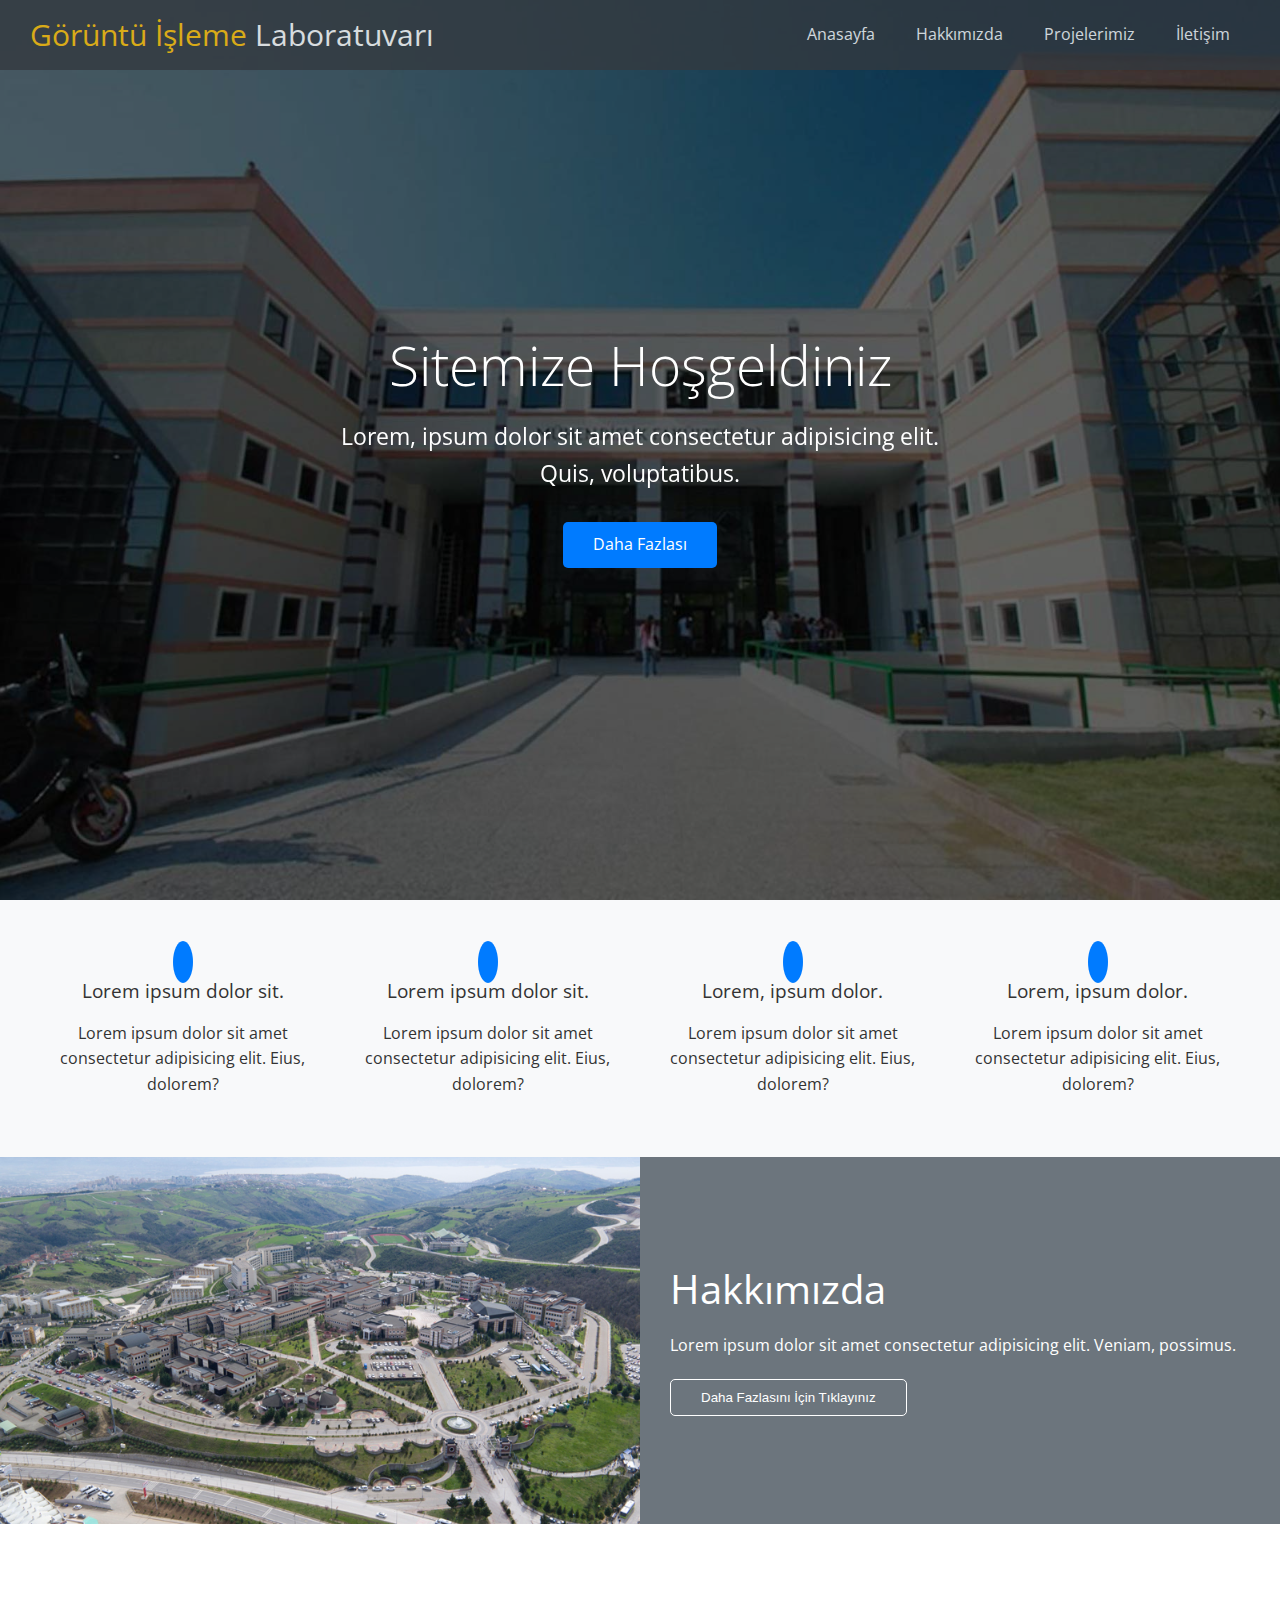
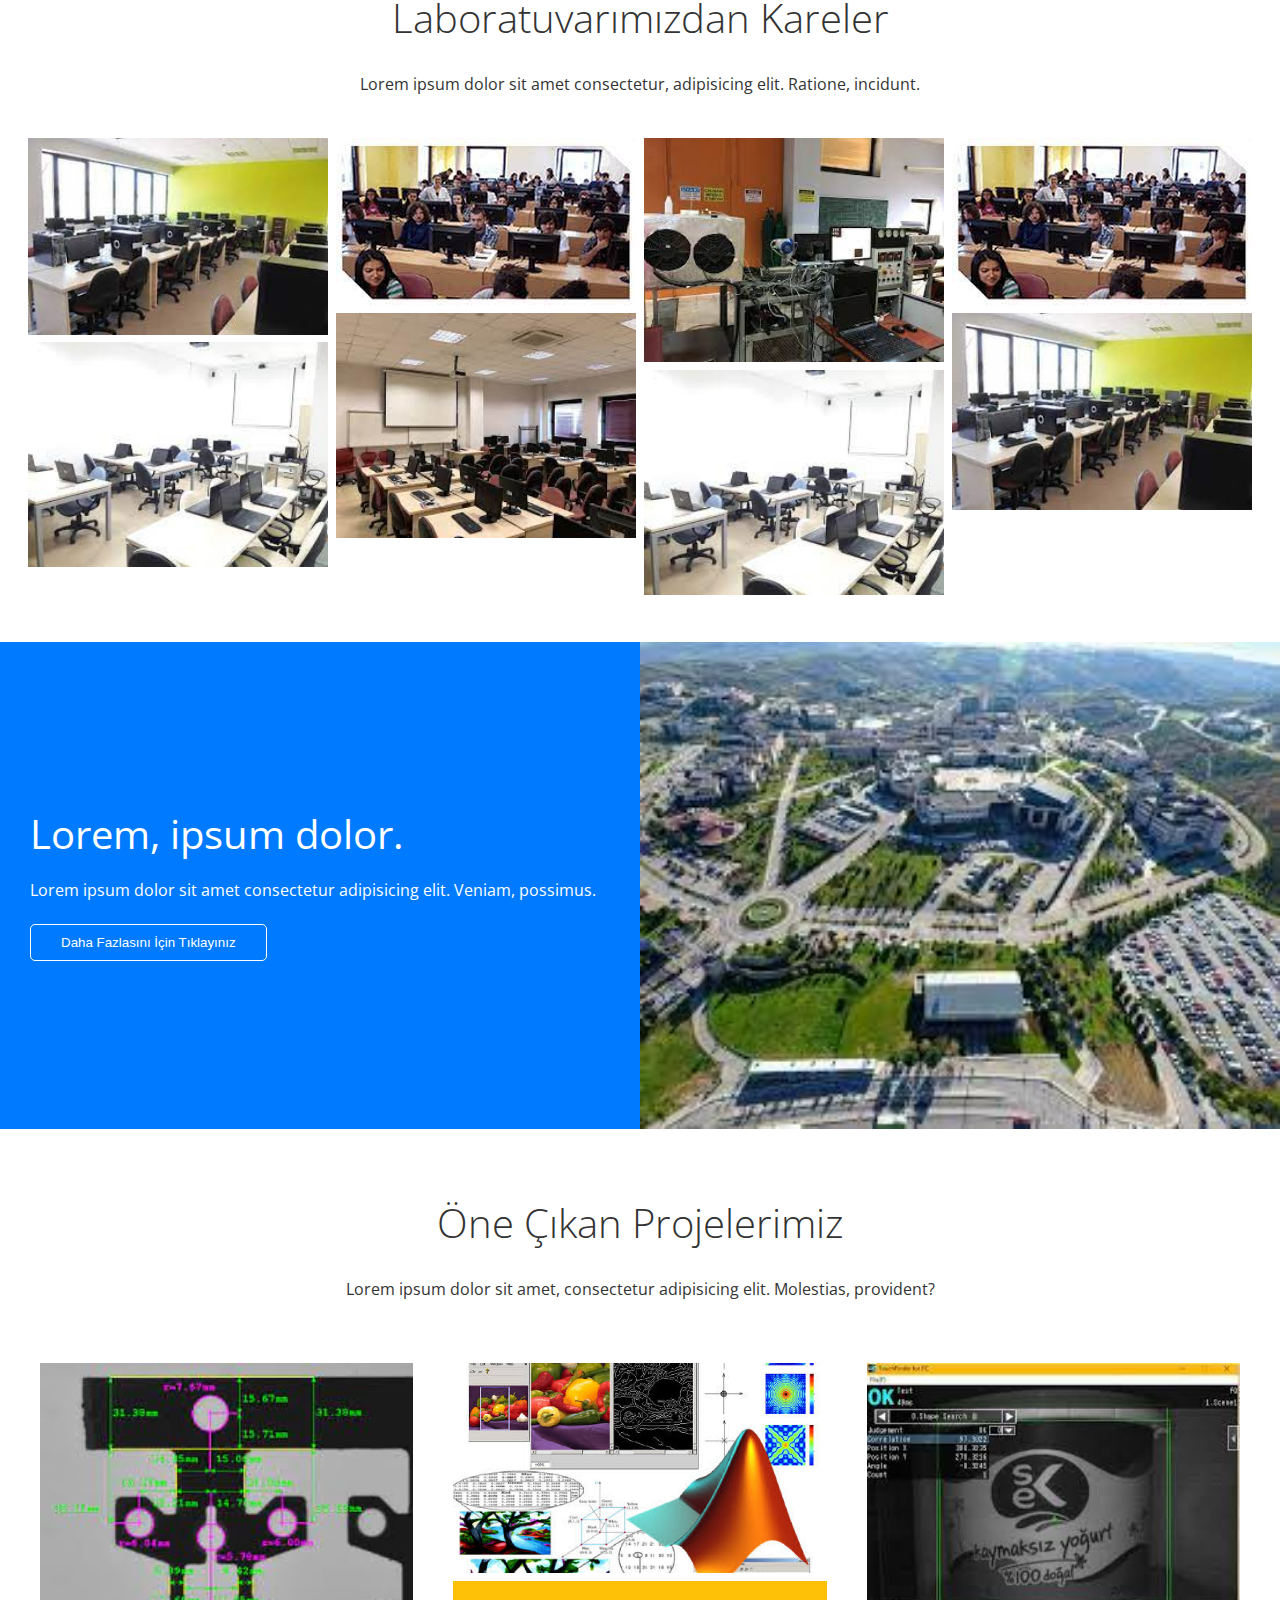
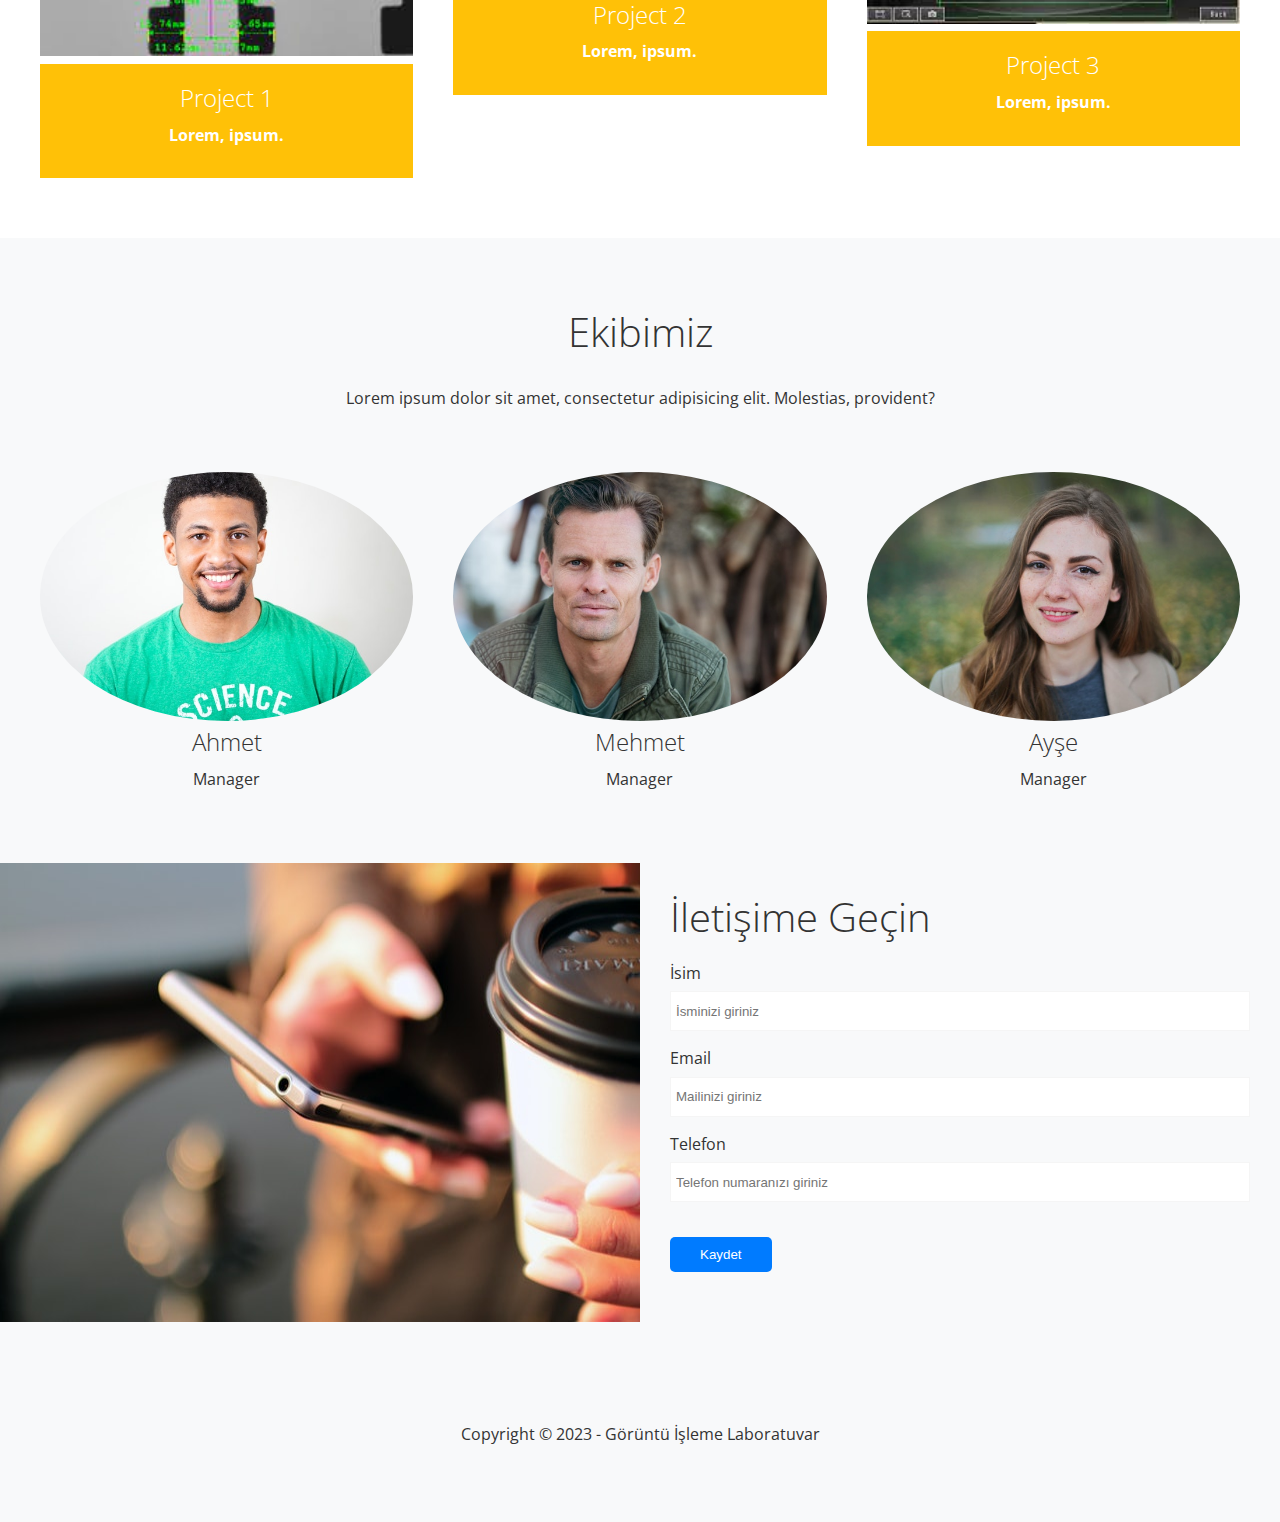
<file: 01-Lab-Site/index.html>
<!DOCTYPE html>
<html lang="tr">
<head>
    <meta charset="UTF-8">
    <meta http-equiv="X-UA-Compatible" content="IE=edge">
    <meta name="viewport" content="width=device-width, initial-scale=1.0">
    <link rel="stylesheet" href="https://cdnjs.cloudflare.com/ajax/libs/font-awesome/5.13.0/css/all.min.css" integrity="sha512-L7MWcK7FNPcwNqnLdZq86lTHYLdQqZaz5YcAgE+5cnGmlw8JT03QB2+oxL100UeB6RlzZLUxCGSS4/++mNZdxw==" crossorigin="anonymous" referrerpolicy="no-referrer" />
    <link rel="stylesheet" href="css/utils.css">
    <link rel="stylesheet" href="css/style.css">
    <title>Lab Sitesi</title>
</head>
<body>
    <header id="home" class="main-header">
        <div class="navbar">
            <h1 class="brand">
                <span>Görüntü İşleme</span>  Laboratuvarı
            </h1>
            <nav>
                <ul>
                    <li><a href="#home">Anasayfa</a></li>
                    <li><a href="#about">Hakkımızda</a></li>
                    <li><a href="project.html">Projelerimiz</a></li>
                    <li><a href="#contact">İletişim</a></li>
                </ul>
            </nav>
        </div>

        <div class="content">
            <h1>Sitemize Hoşgeldiniz</h1>
            <p>Lorem, ipsum dolor sit amet consectetur adipisicing elit. Quis, voluptatibus.</p>
            <a href="" class="btn btn-primary">
                <i class="fas fa-chevron-right"></i>
                Daha Fazlası</a>
        </div>
    </header>

    <main>

        <section id="services" class="icons bg-light">
            <div class="flex-items">
                <div>
                    <i class="fas fa-concierge-bell fa-3x"></i>
                    <div>
                        <h3>Lorem ipsum dolor sit.</h3>
                        <p>
                            Lorem ipsum dolor sit amet consectetur adipisicing elit. Eius, dolorem?
                        </p>
                    </div>
                </div>
                <div>
                    <i class="fas fa-utensils fa-3x"></i>
                    <div>
                        <h3>Lorem ipsum dolor sit.</h3>
                        <p>
                            Lorem ipsum dolor sit amet consectetur adipisicing elit. Eius, dolorem?
                        </p>
                    </div>
                </div>
                <div>
                    <i class="fas fa-bus fa-3x"></i>
                    <div>
                        <h3>Lorem, ipsum dolor.</h3>
                        <p>
                            Lorem ipsum dolor sit amet consectetur adipisicing elit. Eius, dolorem?
                        </p>
                    </div>
                </div>
                <div>
                    <i class="fas fa-spa fa-3x"></i>
                    <div>
                        <h3>Lorem, ipsum dolor.</h3>
                        <p>
                            Lorem ipsum dolor sit amet consectetur adipisicing elit. Eius, dolorem?
                        </p>
                    </div>
                </div>
            </div>
        </section>


        <section id="about" class="about flex-columns">
            <div class="row">
                <div class="column">
                    <div class="column-1">
                        <img src="img/about-1.jpeg" alt="">
                    </div>
                </div>
                <div class="column">
                    <div class="column-2 bg-secondary">
                        <h2>Hakkımızda</h2>
                        <p>Lorem ipsum dolor sit amet consectetur adipisicing elit. Veniam, possimus.</p>
                        <button class="btn btn-outline">Daha Fazlasını İçin Tıklayınız</button>
                    </div>
                </div>
            </div>
        </section>


        <section id="gallery" class="gallery flex-grid section-padding">
            <header class="section-header">
                <h2>Laboratuvarımızdan Kareler</h2>
                <p>Lorem ipsum dolor sit amet consectetur, adipisicing elit. Ratione, incidunt.</p>
            </header>
            <div class="row">
                <div class="column">
                    <img src="img/lab-1.jpeg" alt="">
                    <img src="img/lab-2.jpeg" alt="">
                </div>
                <div class="column">
                    <img src="img/lab-3.jpeg" alt="">
                    <img src="img/lab-4.jpeg" alt="">
                </div>
                <div class="column">
                    <img src="img/lab-5.jpeg" alt="">
                    <img src="img/lab-2.jpeg" alt="">
                </div>
                <div class="column">
                    <img src="img/lab-3.jpeg" alt="">
                    <img src="img/lab-1.jpeg" alt="">
                </div>
            </div>
        </section>


        <section class="about flex-columns flex-reverse">
            <div class="row">
                <div class="column">
                    <div class="column-1">
                        <img src="img/about-2.jpeg" alt="">
                    </div>
                </div>
                <div class="column">
                    <div class="column-2 bg-primary">
                        <h2>Lorem, ipsum dolor.</h2>
                        <p>Lorem ipsum dolor sit amet consectetur adipisicing elit. Veniam, possimus.</p>
                        <button class="btn btn-outline">Daha Fazlasını İçin Tıklayınız</button>
                    </div>
                </div>
            </div>
        </section>


        <section id="project" class="section-padding">
            <header class="section-header">
                <h2>Öne Çıkan Projelerimiz</h2>
                <p>Lorem ipsum dolor sit amet, consectetur adipisicing elit. Molestias, provident?</p>
            </header>
            <div class="flex-items">
                <div class="card">
                    <img src="img/project-1.jpeg" alt="">
                    <div class="card-body bg-warning">
                        <h2>Project 1</h2>
                        <p>Lorem, ipsum.</p>
                    </div>
                </div>
                <div class="card">
                    <img src="img/project-2.jpeg" alt="">
                    <div class="card-body bg-warning">
                        <h2>Project 2</h2>
                        <p>Lorem, ipsum.</p>
                    </div>
                </div>
                <div class="card">
                    <img src="img/project-3.jpeg" alt="">
                    <div class="card-body bg-warning">
                        <h2>Project 3</h2>
                        <p>Lorem, ipsum.</p>
                    </div>
                </div>
            </div>
        </section>


        <section id="teams" class="teams section-padding bg-light">
            <header class="section-header">
                <h2>Ekibimiz</h2>
                <p>Lorem ipsum dolor sit amet, consectetur adipisicing elit. Molestias, provident?</p>
            </header>

            <div class="flex-items">
                <div>
                    <img src="img/p1.jpeg" alt="">
                    <h2>Ahmet</h2>
                    <p>Manager</p>
                </div>
                <div>
                    <img src="img/p2.jpeg" alt="">
                    <h2>Mehmet</h2>
                    <p>Manager</p>
                </div>
                <div>
                    <img src="img/p3.jpeg" alt="">
                    <h2>Ayşe</h2>
                    <p>Manager</p>
                </div>
            </div>
        </section>


        <section id="contact" class="contact flex-columns">
            <div class="row">
                <div class="column">
                    <div class="column-1">
                        <img src="img/contact.jpeg" alt="">
                    </div>
                </div>
                <div class="column">
                    <div class="column-2 bg-light">
                       <h2>İletişime Geçin</h2>
                       <form action="" class="contact-form">
                            <div class="form-control">
                                <label for="name">İsim</label>
                                <input type="text" id="name" placeholder="İsminizi giriniz">
                            </div>
                            <div class="form-control">
                                <label for="name">Email</label>
                                <input type="email" id="email" placeholder="Mailinizi giriniz">
                            </div>
                            <div class="form-control">
                                <label for="name">Telefon</label>
                                <input type="text" id="phone" placeholder="Telefon numaranızı giriniz">
                            </div>
                            <button type="submit" class="btn btn-primary">Kaydet</button>
                        </form>
                    </div>
                </div>
            </div>
        </section>
    </main>

    <footer class="footer bg-light">
        <div class="social">
            <a href="#"><i class="fab fa-facebook fa-2x"></i></a>
            <a href="#"><i class="fab fa-twitter fa-2x"></i></a>
            <a href="#"><i class="fab fa-youtube fa-2x"></i></a>
            <a href="#"><i class="fab fa-linkedin fa-2x"></i></a>
        </div>
        <p>Copyright &copy 2023 - Görüntü İşleme Laboratuvar</p>
    </footer>
</body>
</html>
</file>
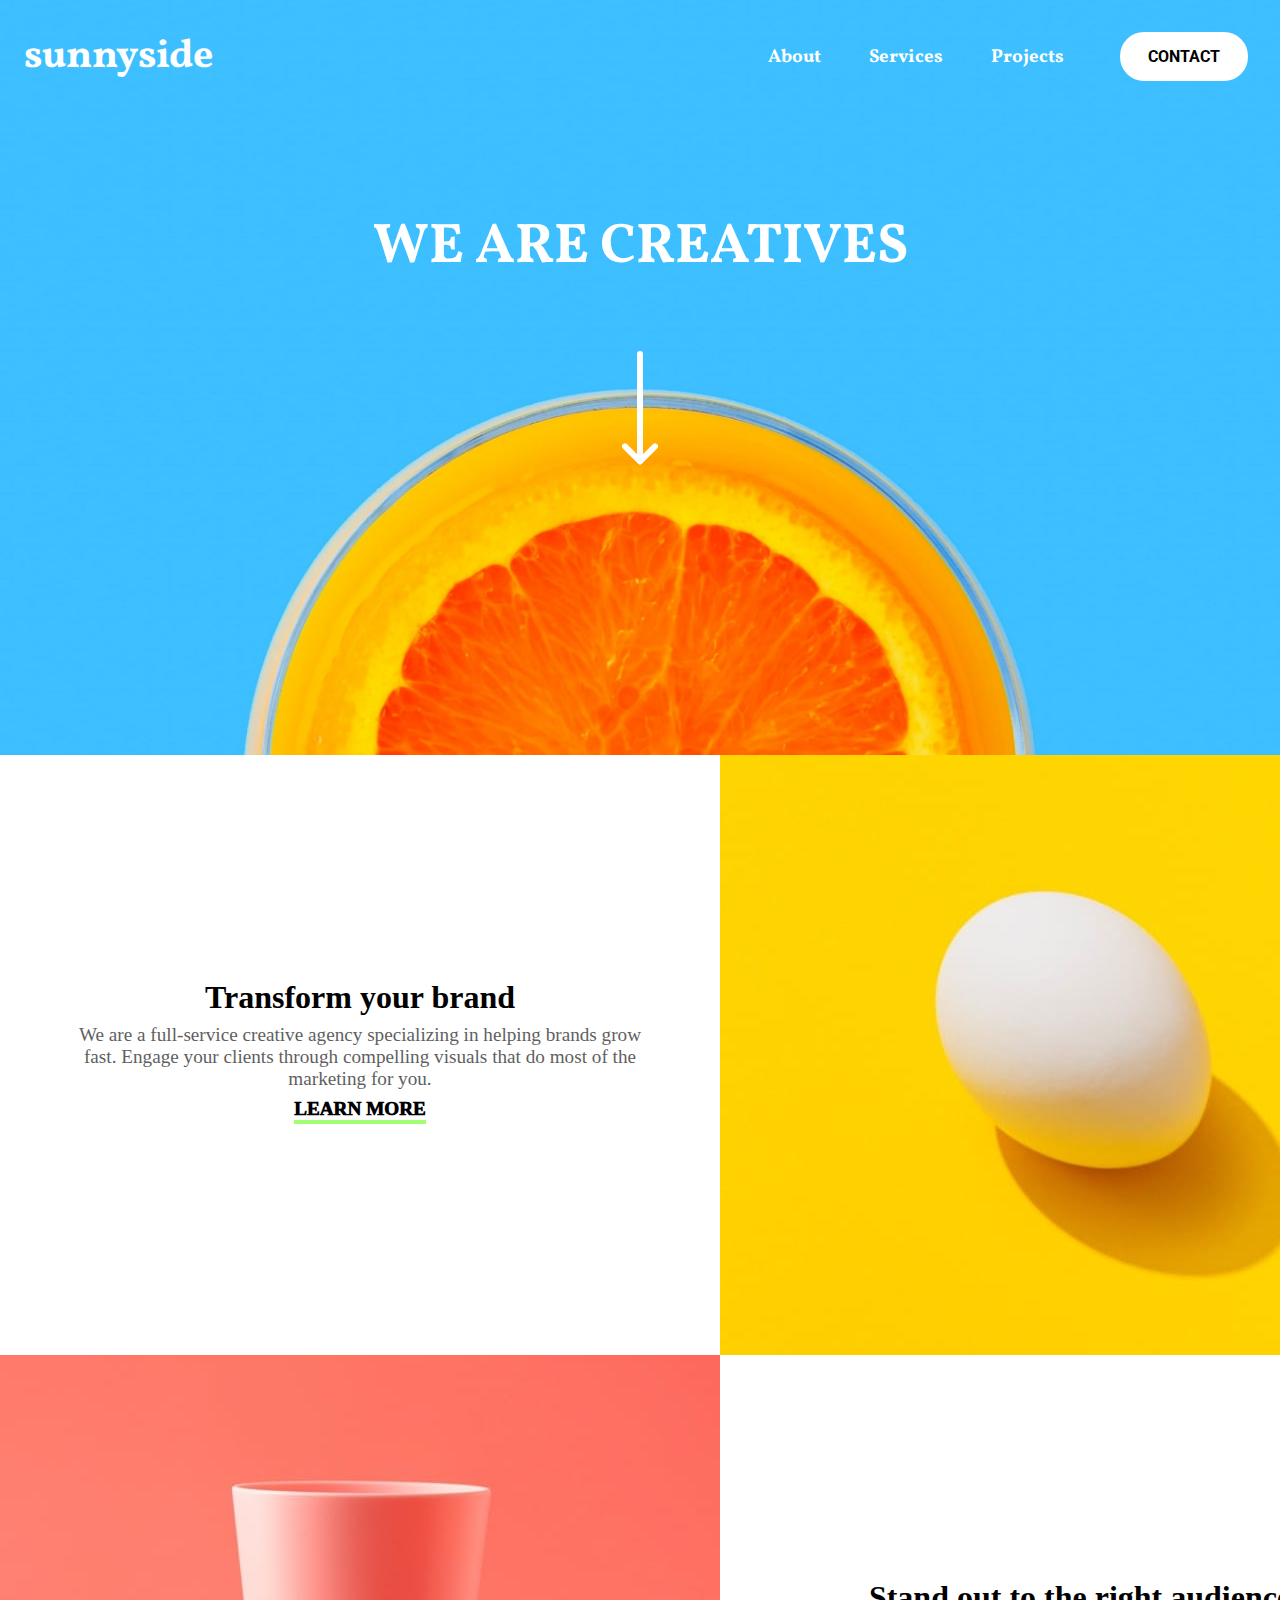
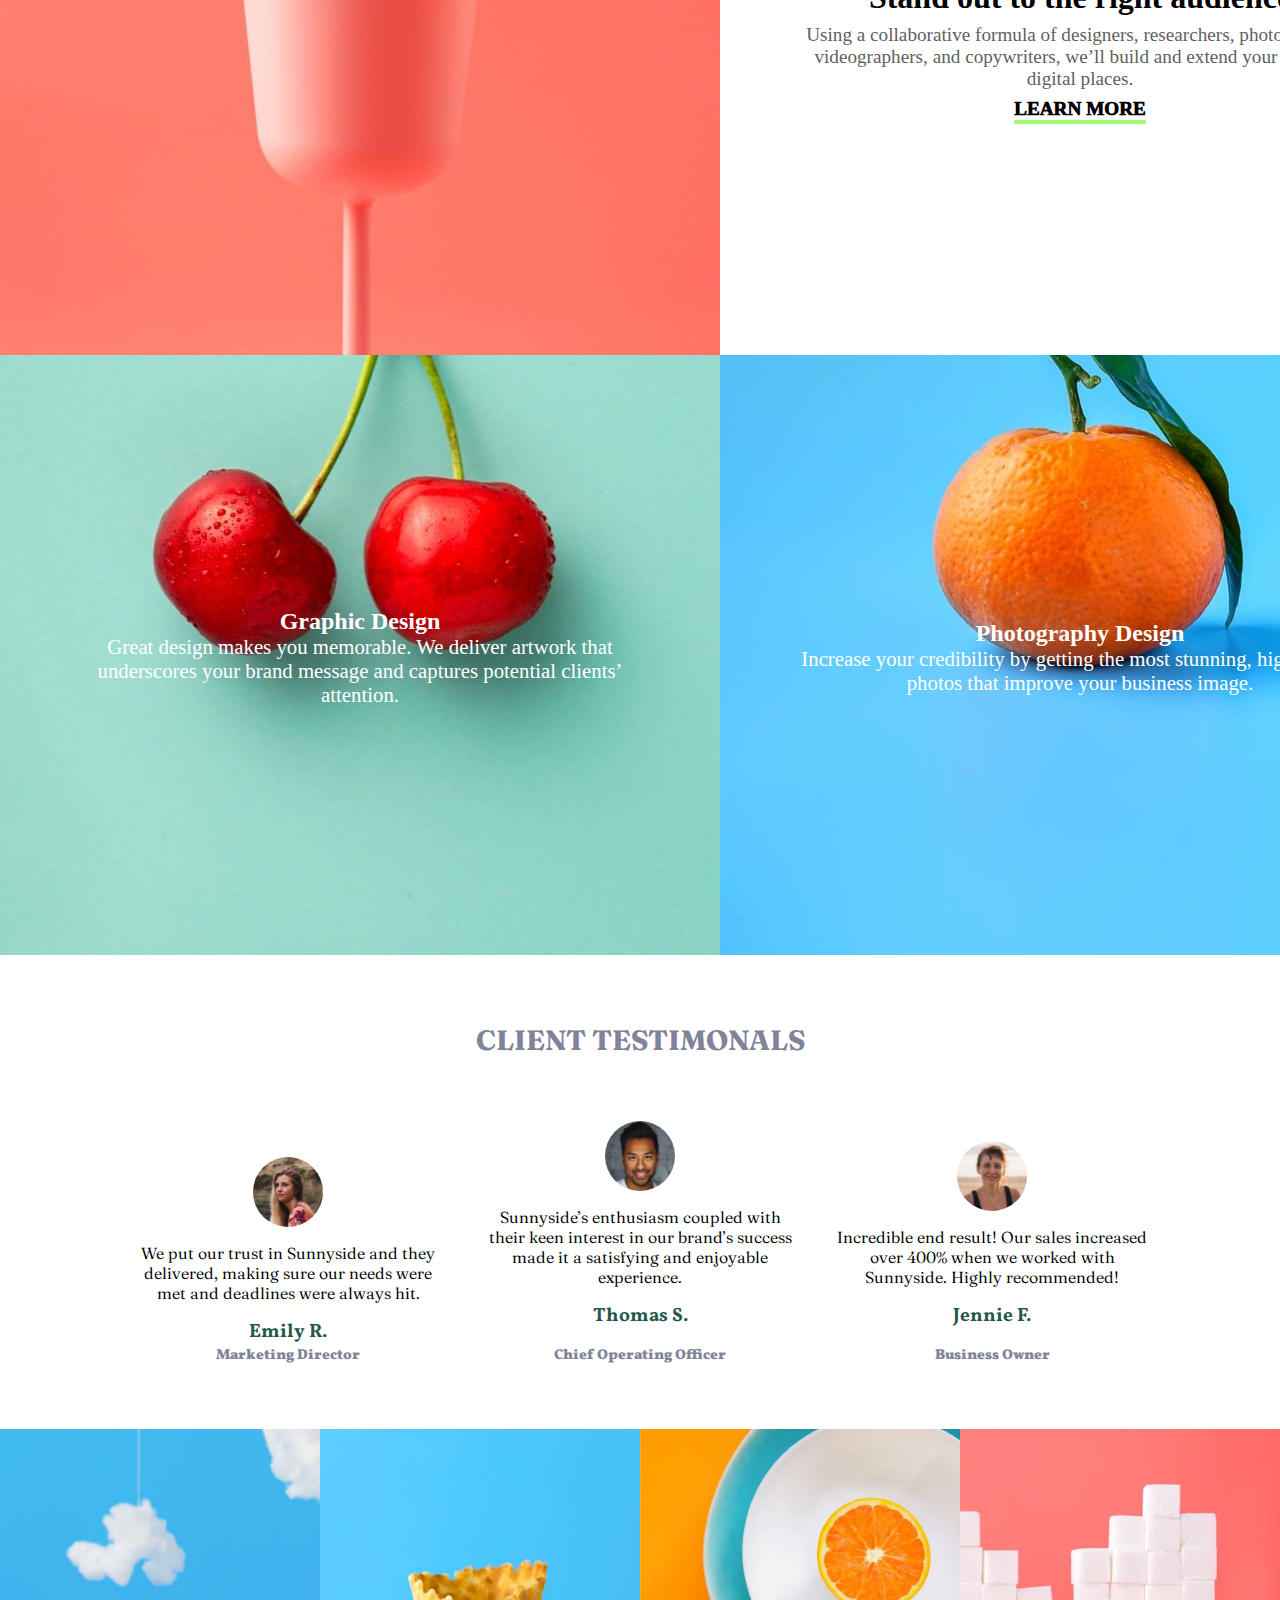
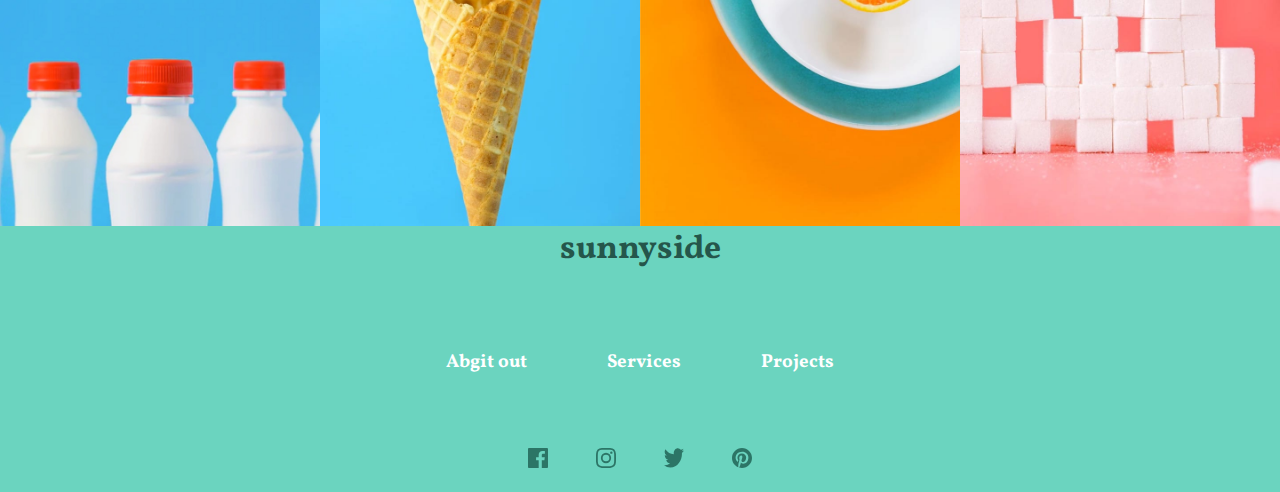
<file: 03-Site/index.html>
<!DOCTYPE html>
<html lang="en">

<head>
    <link href="https://fonts.googleapis.com/css2?family=Fraunces:wght@500&display=swap" rel="stylesheet" />
    <link rel="preconnect" href="https://fonts.googleapis.com" />
    <link rel="preconnect" href="https://fonts.gstatic.com" crossorigin />
    <link href="https://fonts.googleapis.com/css2?family=Vollkorn:wght@700&display=swap" rel="stylesheet" />
    <link href="https://fonts.googleapis.com/css2?family=Roboto:wght@300&display=swap" rel="stylesheet" />
    <link rel="stylesheet" href="style.css" />
    <meta charset="UTF-8" />
    <meta name="viewport" content="width=device-width, initial-scale=1.0" />
    <link rel="icon" type="image/png" sizes="32x32" href="./images/favicon-32x32.png" />
    <title>Frontend Mentor | Sunnyside agency landing page</title>
</head>

<body>

    <div class="main1">
        <div class="bg-img">
            <nav class="menu-bar">
                <h2>sunnyside</h2>
                <div class="link">
                    <h3>About</h3>
                    <h3>Services</h3>
                    <h3>Projects</h3>
                    <button type="menu" class="contact-btn">CONTACT</button>
                </div>

                <div class="hamburger">
                    <div></div>
                    <div></div>
                    <div></div>
                </div>
            </nav>

            <div class="create-arrow">
                <h1 class="creative">WE ARE CREATIVES</h1>
                <img src="images\icon-arrow-down.svg" alt="hebele hübele">
            </div>
        </div>
    </div>


    <div class="grid-container">
        <div class="onestyle">
            <h4>Transform your brand</h4>
            <p>
                We are a full-service creative agency specializing in helping brands grow fast. Engage your clients
                through compelling visuals that do most of the marketing for you.
            </p>
            <a href="">LEARN MORE</a>
            <div class="yellow-bar"></div>
        </div>

        <img src="images\desktop\image-transform.jpg" />
        <img src="images\desktop\image-stand-out.jpg" />


        <div class="onestyle">
            <h4>Stand out to the right audience</h4>

            <p>
                Using a collaborative formula of designers, researchers, photographers, videographers, and copywriters,
                we’ll build and extend your brand in digital places.
            </p>
            <a href="">LEARN MORE</a>
            <div class="yellow-bar"></div>

        </div>

        <div class="orange">
            <img src="images\desktop\image-graphic-design.jpg" alt="">
            <div class="cherry-orange">
                <h4>Graphic Design</h4>
                <p>
                    Great design makes you memorable. We deliver artwork that underscores your brand message and
                    captures potential clients’ attention.
                </p>
            </div>
        </div>

        <div class="orange">
            <img src="images\desktop\image-photography.jpg" alt="">
            <div class="cherry-orange">
                <h4>Photography Design</h4>
                <p>
                    Increase your credibility by getting the most stunning, high-quality photos that improve your
                    business image.
                </p>
            </div>
        </div>


    </div>

    <div class="main3">
        <h1 class="Testimonals">CLIENT TESTIMONALS</h1>
        <div class="people">
            <div class="person">
                <img src="images\image-emily.jpg" alt="">
                <p>
                    We put our trust in Sunnyside and they delivered, making sure our needs were met and deadlines were
                    always hit.
                </p>
                <div>
                    <h2>Emily R.</h2>
                    <h3>Marketing Director</h3>
                </div>
            </div>
            <div class="person">
                <img src="images\image-thomas.jpg" />
                <p>
                    Sunnyside’s enthusiasm coupled with their keen interest in our brand’s success made it a satisfying
                    and enjoyable experience.
                </p>
                <h2>Thomas S.</h2>
                <h3>Chief Operating Officer</h3>
            </div>
            <div class="person">
                <img src="images\image-jennie.jpg" />
                <p>
                    Incredible end result! Our sales increased over 400% when we worked with Sunnyside. Highly
                    recommended!
                </p>
                <h2>Jennie F.</h2>
                <h3>Business Owner</h3>
            </div>
        </div>

        <div class="photos">
            <img src="images\desktop\image-gallery-milkbottles.jpg" />
            <img src="images\desktop\image-gallery-cone.jpg" />
            <img src="images\desktop\image-gallery-orange.jpg" />
            <img src="images\desktop\image-gallery-sugarcubes.jpg" />
        </div>

        <div class="green">
            <div class="sunny">
                <h2>sunnyside</h2>
            </div>
            <nav class="bar">
                <h3>Abgit out</h3>
                <h3>Services</h3>
                <h3>Projects</h3>
            </nav>
            <nav class="contact">
                <img src="images\icon-facebook.svg" />
                <img src="images\icon-instagram.svg" />
                <img src="images\icon-twitter.svg" />
                <img src="images\icon-pinterest.svg" />
            </nav>
        </div>
    </div>


</body>

</html>
</file>
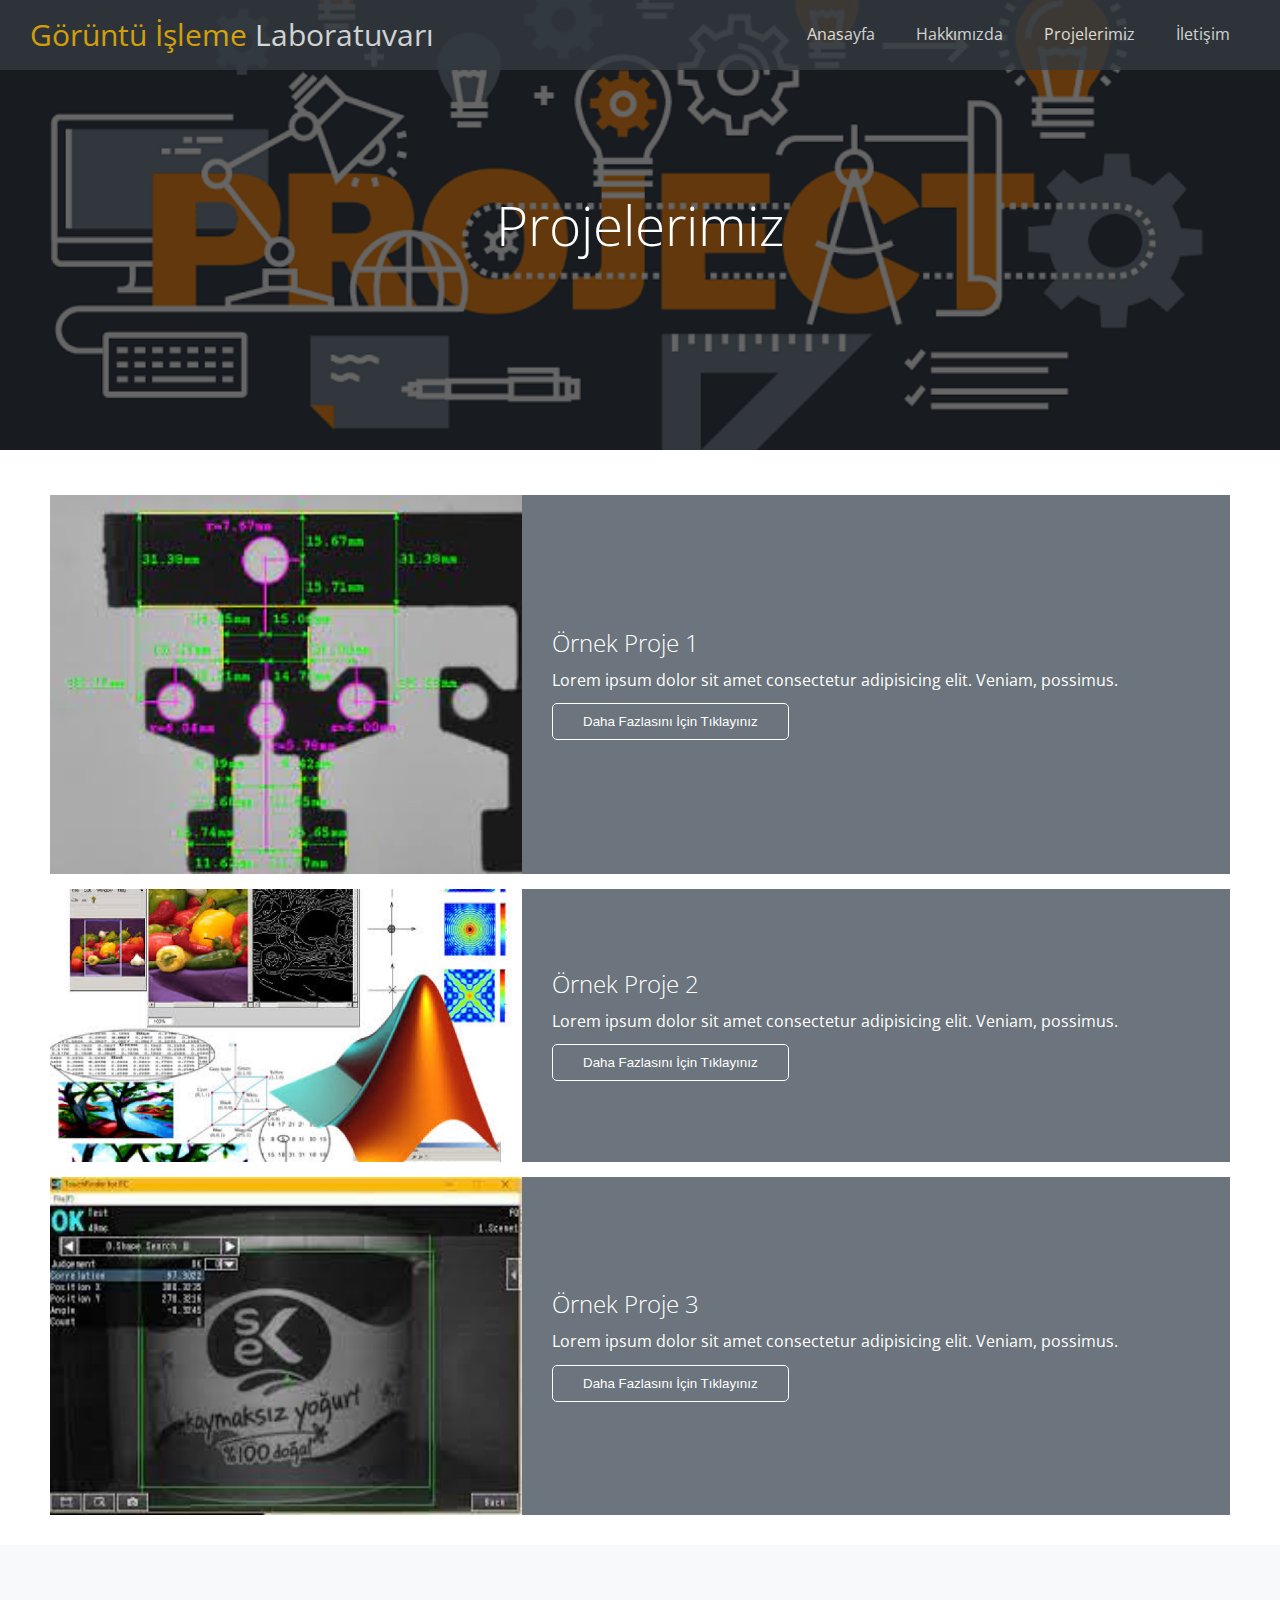
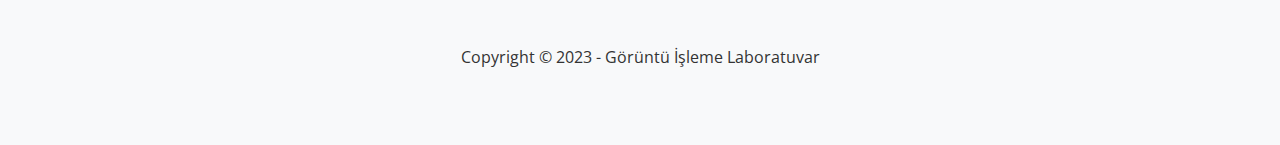
<file: 01-Lab-Site/project.html>
<!DOCTYPE html>
<html lang="tr">
<head>
    <meta charset="UTF-8">
    <meta http-equiv="X-UA-Compatible" content="IE=edge">
    <meta name="viewport" content="width=device-width, initial-scale=1.0">
    <link rel="stylesheet" href="https://cdnjs.cloudflare.com/ajax/libs/font-awesome/5.13.0/css/all.min.css" integrity="sha512-L7MWcK7FNPcwNqnLdZq86lTHYLdQqZaz5YcAgE+5cnGmlw8JT03QB2+oxL100UeB6RlzZLUxCGSS4/++mNZdxw==" crossorigin="anonymous" referrerpolicy="no-referrer" />
    <link rel="stylesheet" href="css/utils.css">
    <link rel="stylesheet" href="css/style.css">
    <title>Lab Sitesi</title>
</head>
<body>
    <header id="home" class="main-header blog">
        <div class="navbar">
            <h1 class="brand">
                <span>Görüntü İşleme</span>  Laboratuvarı
            </h1>
            <nav>
                <ul>
                    <li><a href="index.html">Anasayfa</a></li>
                    <li><a href="index.html#about">Hakkımızda</a></li>
                    <li><a href="project.html">Projelerimiz</a></li>
                    <li><a href="index.html#contact">İletişim</a></li>
                </ul>
            </nav>
        </div>

        <div class="content">
            <h1>Projelerimiz</h1>
        </div>
    </header>

    <main>
        <!-- articles -->
        <section class="articles">             
            <article class="article flex-columns">
                <div class="row">
                    <div class="column">
                        <div class="column-1">
                            <img src="img/project-1.jpeg" alt="">
                        </div>
                    </div>
                    <div class="column">
                        <div class="column-2 bg-secondary">
                            <h2>Örnek Proje 1</h2>
                            <p>Lorem ipsum dolor sit amet consectetur adipisicing elit. Veniam, possimus.</p>
                            <button class="btn btn-outline">Daha Fazlasını İçin Tıklayınız</button>
                        </div>
                    </div>
                </div>
            </article>

            <article class="article flex-columns">
                <div class="row">
                    <div class="column">
                        <div class="column-1">
                            <img src="img/project-2.jpeg" alt="">
                        </div>
                    </div>
                    <div class="column">
                        <div class="column-2 bg-secondary">
                            <h2>Örnek Proje 2</h2>
                            <p>Lorem ipsum dolor sit amet consectetur adipisicing elit. Veniam, possimus.</p>
                            <button class="btn btn-outline">Daha Fazlasını İçin Tıklayınız</button>
                        </div>
                    </div>
                </div>
            </article>
            
            <article class="article flex-columns">
                <div class="row">
                    <div class="column">
                        <div class="column-1">
                            <img src="img/project-3.jpeg" alt="">
                        </div>
                    </div>
                    <div class="column">
                        <div class="column-2 bg-secondary">
                            <h2>Örnek Proje 3</h2>
                            <p>Lorem ipsum dolor sit amet consectetur adipisicing elit. Veniam, possimus.</p>
                            <button class="btn btn-outline">Daha Fazlasını İçin Tıklayınız</button>
                        </div>
                    </div>
                </div>
            </article>
        </section>
        
    </main>

    <footer class="footer bg-light">
        <div class="social">
            <a href="#"><i class="fab fa-facebook fa-2x"></i></a>
            <a href="#"><i class="fab fa-twitter fa-2x"></i></a>
            <a href="#"><i class="fab fa-youtube fa-2x"></i></a>
            <a href="#"><i class="fab fa-linkedin fa-2x"></i></a>
        </div>
        <p>Copyright &copy 2023 - Görüntü İşleme Laboratuvar</p>
    </footer>
</body>
</html>
</file>
<file: 01-Lab-Site/css/utils.css>
/* 
    #007bff
    #6c757d
    #28a745
    #dc3545
    #ffc107
    #17a2b8
    #343a40
    #f8f9fa
*/

:root {
    --white: #fff;
    --primary: #007bff;
    --secondary: #6c757d;
    --success: #28a745;
    --danger: #dc3545;
    --warning: #ffc107;
    --info: #17a2b8;
    --dark: #343a40;
    --light: #f8f9fa;
}

/* text color */
.text-primary { color: var(--primary); }
.text-secondary { color: var(--secondary); }
.text-success { color: var(--success); }
.text-danger { color: var(--danger); }
.text-warning { color: var(--warning); }
.text-info { color: var(--info); }
.text-dark { color: var(--dark); }
.text-light { color: var(--light); }

/* bg-colors */
.bg-primary { background-color: var(--primary); }
.bg-secondary { background-color: var(--secondary); }
.bg-success { background-color: var(--success); }
.bg-danger { background-color: var(--danger); }
.bg-warning { background-color: var(--warning); }
.bg-info { background-color: var(--info); }
.bg-dark { background-color: var(--dark); }
.bg-light { background-color: var(--light); }

/* buttons */
.btn {
    cursor: pointer;
    display: inline-block;
    padding: 10px 30px;
    border: none;
    border-radius: 5px;
}

.btn:hover {
    opacity: 0.9;
}

.btn-primary {
    color: var(--white);
    background-color: var(--primary);
}

.btn-secondary {
    color: var(--white);
    background-color: var(--secondary);
}

.btn-success {
    color: var(--white);
    background-color: var(--success);
}


.btn-danger {
    color: var(--white);
    background-color: var(--danger);
}

.btn-warning {
    color: var(--white);
    background-color: var(--warning);
}

.btn-dark {
    color: var(--white);
    background-color: var(--dark);
}

.btn-outline {
    background: transparent;
    border: 1px solid var(--white);
    color: var(--white);
}

.btn-outline-primary {
    background: transparent;
    border: 1px solid var(--primary);
    color: var(--dark);
}

.btn-outline-primary:hover {
    background-color: var(--primary);
    border: 1px solid var(--primary);
    color: var(--white);
}

/* flex items */
.flex-items {
    display: flex;
    justify-content: center;
    /* align-items: center; */
    text-align: center;
    height: 100%;
}

.flex-items > div {
    padding: 20px;
    flex-basis: 100%;
}

/* flex columns */
.flex-columns.flex-reverse .row {
    flex-direction: row-reverse;
}
.flex-columns .row {
    display: flex;
    flex-direction: row;
    flex-wrap: wrap;
    width: 100%;
}

.flex-columns .column {
    flex: 1;
}

.flex-columns.article .column:nth-child(odd) {
    flex: 2;
}

.flex-columns.article .column:nth-child(even) { 
    flex: 3;
}

.flex-columns .column .column-1,
.flex-columns .column .column-2 {
    height: 100%;
}

.flex-columns .column-2 {
    display: flex;
    flex-direction: column;
    align-items: flex-start;
    justify-content: center;
    padding: 3rem;
}

.flex-columns img {
    width: 100%;
    height: 100%;
}


/* flex grid */
.flex-grid .row {
    display: flex;
    flex-wrap: wrap;
    padding: 0 .4rem;
}

.flex-grid .column {
    flex: 25%;
    padding: 0 .4rem;
}

/* section */
.section-header {
    display: flex;
    flex-direction: column;
    align-items: center;
    justify-content: center;
    text-align: center;
    padding: 3rem;
}

.section-header h2 {
    font-size: 4rem;
    margin: 2rem 0;
}

.section-padding {
    padding: 2rem 2rem 4rem;
}

@media(max-width: 768px) {

    .flex-items {
        flex-direction: column;
    }

    .flex-items > div {
        padding: 10px;
    }

    .flex-columns .column {
        flex: 100% !important;
    }

    .flex-grid .column {
        flex: 50%;
    }

}
</file>
<file: 01-Lab-Site/css/style.css>
@import url('https://fonts.googleapis.com/css2?family=Open+Sans:wght@300;400;700&display=swap');

* {
    box-sizing: border-box;
    padding: 0;
    margin: 0;    
}

html {
    font-size: 10px;
    scroll-behavior: smooth;
}

body {
    font-family: 'Open Sans', sans-serif;
    font-size: 1.6rem;
    background: #fff;
    color: #333;
    line-height: 1.6;
}

ul {
    list-style: none;
}

a {
    color: #333;
    text-decoration: none;
}

h1,h2 {
    font-weight: 300;
    line-height: 1.2;
}

p {
    margin: 1rem 0;
}

img {
    width: 100%;
}

.text-center {
    text-align: center;
}

/* navbar */
.navbar {
    display: flex;
    align-items: center;
    justify-content: space-between;
    background-color: var(--dark);
    opacity: 0.8;
    color: #fff;
    position: fixed;
    top: 0;
    width: 100%;
    height: 70px;
    padding: 0 3rem;
}

.navbar a {
    color: #fff;
    padding: 1rem 2rem;
    margin: 0 .5px;
}

.navbar a:hover {
    border-bottom: 2px solid var(--warning);
}

.navbar ul {
    display: flex;
}

.navbar .brand {
    font-weight: 400;
}

.navbar h1 {
    font-size: 3rem;
}

.navbar span {
    color: var(--warning);
}

/* header */

.main-header {
    background-image: url('../img/backg-1.jpeg');
    background-repeat: no-repeat;
    background-size: cover;
    background-position: center;
    height: 100vh;
    color: #fff;
    position: relative;
}

.main-header.blog {
    background-image: url('../img/backg-2.jpeg');
    height: 50vh;
}

.main-header .content {
    display: flex;
    flex-direction: column;
    align-items: center;
    justify-content: center;
    text-align: center;
    height: 100%;
}

.main-header::before {
    content: '';
    position: absolute;
    top: 0;
    left: 0;
    width: 100%;
    height: 100%;
    background: rgba(0, 0, 0, 0.6)
}

.main-header * {
    z-index: 5;
}

.main-header .content h1 {
    font-size: 5.5rem;
}

.main-header .content p {
    font-size: 2.3rem;
    max-width: 60rem;
    margin: 2rem 0 3rem;
}

/* icons */
.icons {
    padding: 30px;
}

.icons h3 {
    font-weight: 400;
    margin-bottom: 15px;
}

.icons i {
    background-color: var(--primary);
    color: #fff;
    padding: 1rem;
    border-radius: 50%;
    margin-bottom: 1.5rem;
}


/* about */
.about {
    color: #fff;
}

.about h2 {
    font-size: 4rem;
    font-weight: 400;
}

.about p {
    margin: 2rem 0;
}

/* gallery */
.gallery img:hover {
    cursor: pointer;
    opacity: 0.8;
}

/* cards */
.card {
    color: #fff;
    font-weight: 700;
}

.card-body {
    padding: 2rem;
}

/* teams */
.teams img {
    border-radius: 50%;
}

.teams img:hover {
    opacity: 0.7;
}

/* contact */
.contact-form {
    width: 100%;
    padding: 2rem 0;
}

.contact-form label {
    display: block;
    margin-bottom: .5rem;
}

.contact-form .form-control {
    margin-bottom: 1.5rem;
}

.contact-form input {
    width: 100%;
    padding: 5px;
    height: 40px;
    border: 1px solid #f5f5f5;
}

.contact-form .btn {
    margin-top: 20px;
}

.contact h2 {
    font-size: 4rem;
}

/* article */
.articles {
    padding: 3rem 5rem;
}

.article {
    margin-top: 1.5rem;
    color: #fff;
}

/* footer */
.footer {
    display: flex;
    flex-direction: column;
    justify-content: center;
    align-items: center;
    text-align: center;
    height: 200px;
}

.footer a {
    color: var(--danger);
}

.footer a:hover {
    opacity: 0.7;
}

.footer .social a {
    margin-right: 10px;
}

/* mobile */
@media(max-width: 768px) {
    html {
        font-size: 9px;
    }

    .navbar {
        flex-direction: column;
        height: 120px;
        padding: 20px;
    }

    .navbar a {
        padding: 10px;
        margin: 0 3px;
    }

    .teams img {
        width: 70%;
    }
}
</file>
<file: 03-Site/style.css>
* {
    margin: 0;
    padding: 0;
    box-sizing: border-box;
}

.menu-bar {
    display: flex;
    flex-direction: row;
    padding: 1.5rem;
    width: 100%;
    justify-content: space-between;
    overflow: hidden;
    align-items: center;
}

.link {
    display: flex;
    align-items: center;
    gap: 3rem;
}

.bg-img {
    background-image: url("./images/desktop/image-header.jpg");
    min-height: 755px;
    background-position: center;
    background-repeat: no-repeat;
    background-size: cover;
    position: relative;
}

.create-arrow {
    display: flex;
    justify-content: center;
    align-items: center;
    align-content: center;
    flex-direction: column;
    margin-top: 6rem;
    gap: 4rem;
}

.contact-btn {
    background-color: white;
    border-radius: 1.5rem;
    margin: 0.5rem;
    font-size: 1em;
    font-weight: bold;
    border: none;
    padding: 15px 28px;
    text-align: center;
    text-decoration: none;
    font-family: "Roboto", sans-serif;

}

.hamburger {
    width: 30px;
    height: 30px;
    display: flex;
    flex-direction: column;
    justify-content: space-between;
    display: none;
}

.hamburger div {
    height: 4px;
    background: #ffffff;
    width: 100%;
    border-radius: 20px;
}


.onestyle {
    display: flex;
    flex-direction: column;
    justify-content: center;
    align-items: center;
    text-align: center;
    width: 80%;
    margin: 0 auto;
    gap: 8px;
}

.onestyle h4 {
    font-size: 2em;
    font-family: "Russo One", serif;
}

.onestyle p {
    font-size: 1.2em;
    color: rgb(95, 95, 95);
    font-family: "Russo One", serif;
}

.onestyle a {
    font-size: 1.2em;
    color: black;
    border-bottom: rgb(160, 255, 115) 4px solid;
    text-decoration: none;
    font-weight: 1000;
    font-family: "Russo One", serif;
}


.grid-container {
    display: grid;
    grid-template-columns: repeat(2, 1fr);
}


.cherry {
    position: relative;
    text-align: center;
}

.orange {
    position: relative;
}

.orange>.cherry-orange {
    position: absolute;
    display: flex;
    flex-direction: column;
    justify-content: center;
    align-items: center;
    text-align: center;
    width: 80%;
    margin: 0 auto;
    z-index: 1;
    top: 0;
    bottom: 0;
    right: 0;
    left: 0;
}

.cherry-orange {
    font-family: "Russo One", serif;
}

.cherry-orange h4 {
    font-size: 1.5em;
    color:#ffffff;
    font-weight: bolder;
}

.cherry-orange p{
    font-size: 1.3em;
    color: #ffffff;
}

.main3>.Testimonals {
    font-family: "Fraunces", serif;
    font-size: 28px;
    text-align: center;
    color: #818498;
    margin: 4rem 0;
}

.people {
    display: grid;
    grid-template-columns: repeat(3, 1fr);
    width: 80%;
    margin: 0 auto;
    gap: 2rem;
    margin-bottom: 4rem;
}

.people>.person {
    display: flex;
    flex-direction: column;
    align-content: center;
    text-align: center;
    gap: 1rem;
}

.people>.person {
    margin-top: auto;
}

.people img {
    height: 70px;
    margin: 0 auto;
    width: 70px;
    border-radius: 50%;
}

.people p {
    display: block;
    justify-content: center;
    font-weight: 350;
    font-size: 1em;
    font-family: "Fraunces", serif;
}

.people h2 {
    font-size: 1.2em;
    color: #25564b;
    align-items: center;
    text-align: center;
}

.people h3 {
    font-size: 0.9em;
    font-weight: 900;
    color: #818498;
    align-items: center;
    text-align: center;
}

.photos {
    display: grid;
    flex-direction: row;
    align-items: center;
    overflow: hidden;
    grid-template-columns: repeat(4, 1fr);
}

.photos img {
    max-width: 100%;
}


.green {
    background-color: #6bd4bf;
}

.green h2 {
    justify-content: center;
    display: flex;
    font-family: 20px "Fraunces", serif;
    font-weight: bolder;
    color: #25564b;
    font-size: 2.1em;
    justify-content: center;
}

.bar {
    margin-top: 4%;
    display: flex;
    gap: 5rem;
    flex-direction: row;
    padding: 1.5rem;
    color: #25564b;
    justify-content: center;
}

.contact {
    margin-top: 2%;
    display: flex;
    gap: 3rem;
    flex-direction: row;
    padding: 1.5rem;
    justify-content: center;
}

.bar h3:hover {
    color: white;
}


h1 {
    color: white;
    font-size: 3.5rem;
    font-weight: bolder;
    font-family: "Vollkorn", serif;
}


h2 {
    color: white;
    font-size: 2.5em;
    font-weight: bolder;
    font-family: "Vollkorn", serif;
}

h3 {
    color: white;
    font-family: "Vollkorn", serif;
}

@media only screen and (max-width: 730px) {
    .grid-container {
        grid-template-columns: 1fr;
    }
    .onestyle {
        margin: 8rem auto;
        width: 95%;
    }
    .link {
        display: none;
    }
    .people {
        grid-template-columns: 1fr;
    }
    .bar {
        margin-top: 2rem;
        display: flex;
        gap: 1rem;
        flex-direction: row;
        padding: 0;
        color: #25564b;
        justify-content: center;
    }
    .hamburger {
        display: flex;
    }
}
</file>
